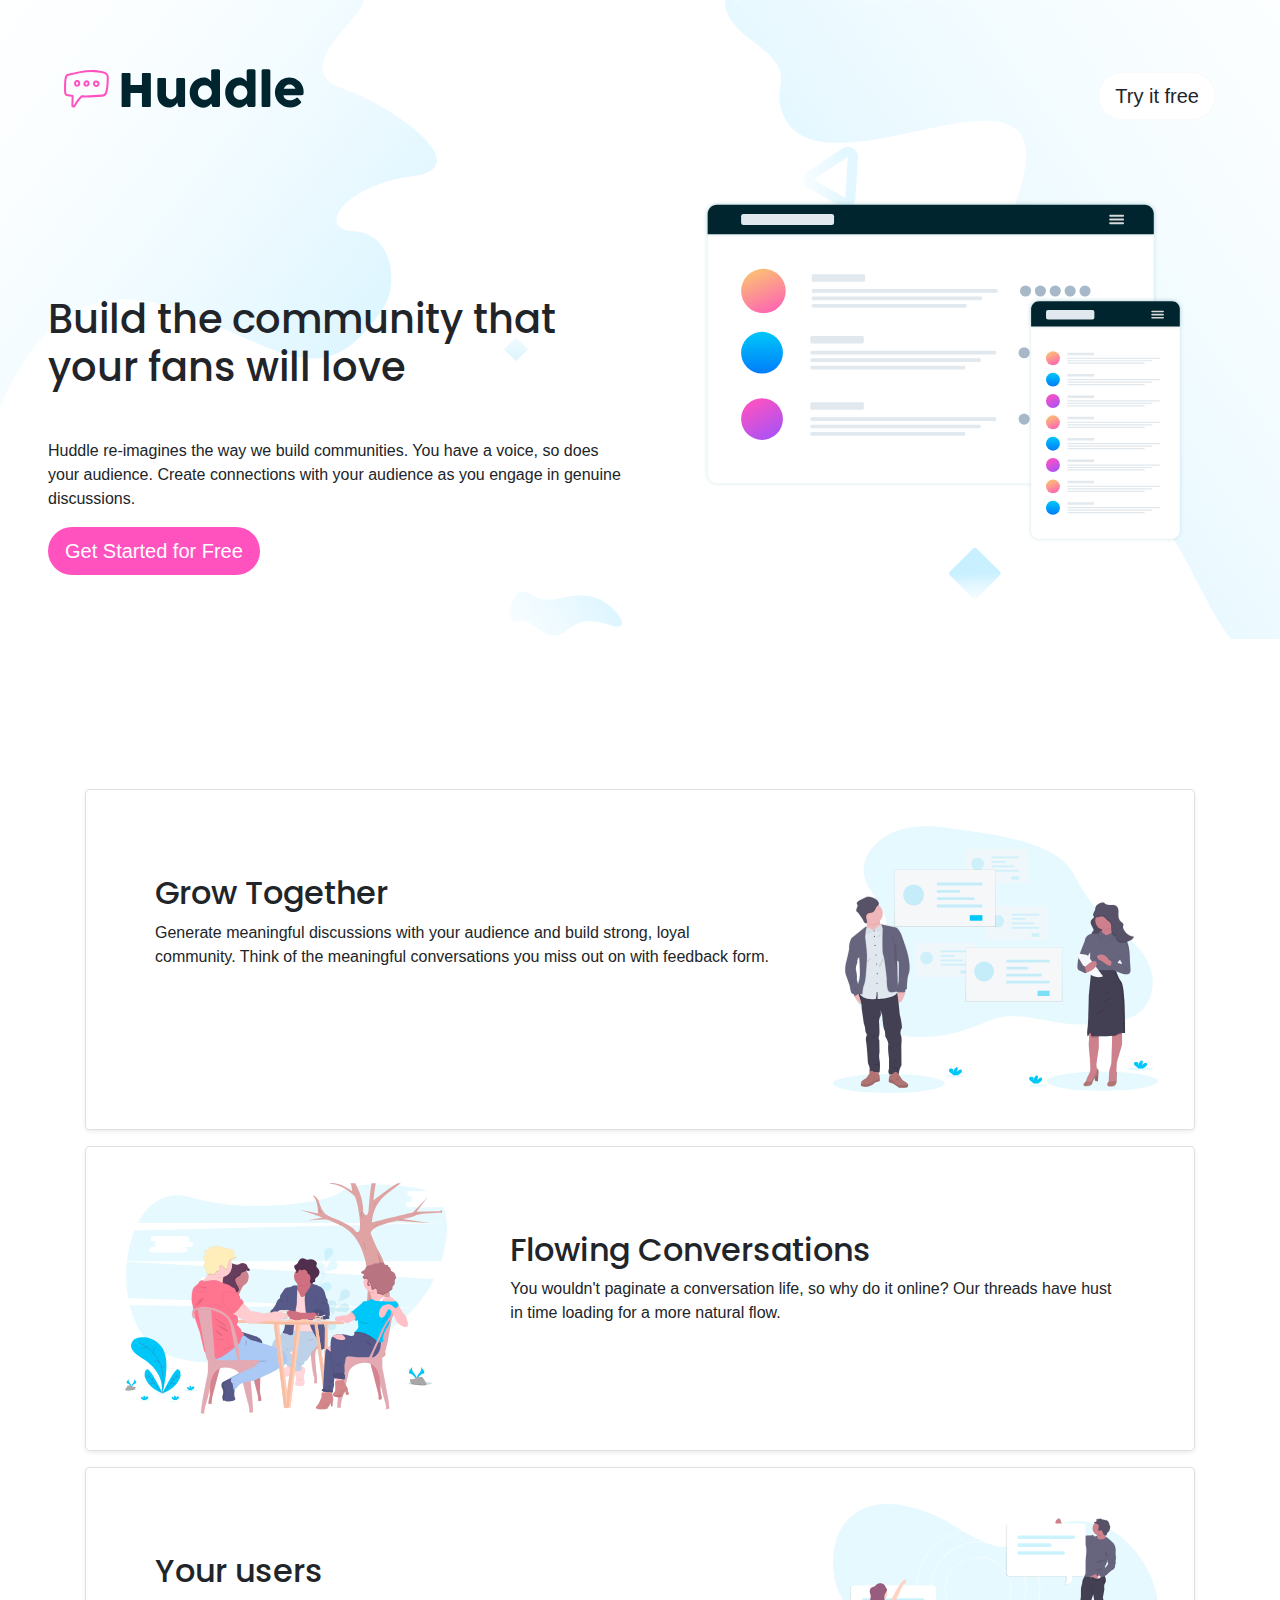
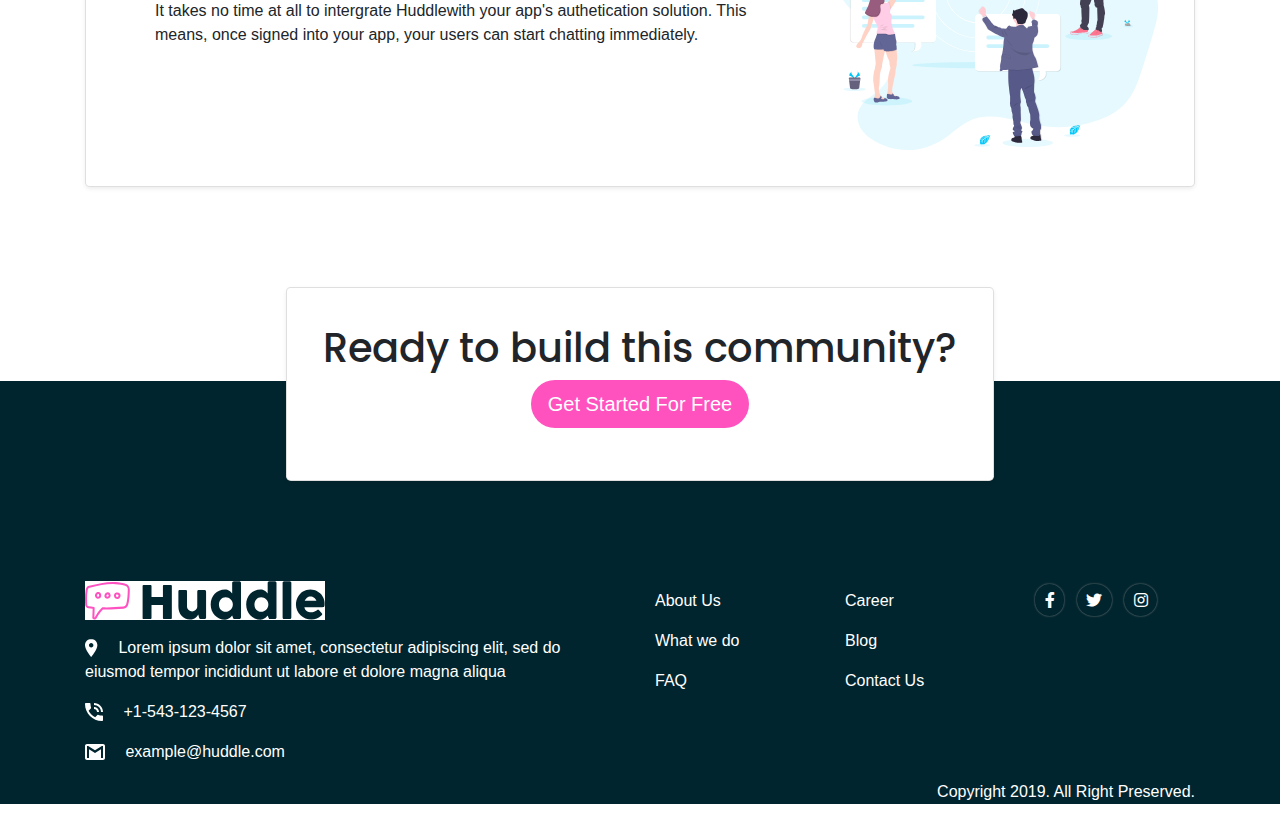
<file: huddle-landing-page-945317-master/hero/index.html>
<!DOCTYPE html>
<html lang="en">

<head>
    <meta charset="UTF-8">
    <meta name="viewport" content="width=device-width, initial-scale=1.0">
    <meta http-equiv="X-UA-Compatible" content="ie=edge">
    <link rel="icon" type="image/png" sizes="32x32" href="./images/favicon-32x32.png">
    <link rel="stylesheet" type="text/css" media="screen" href="style.css">
    <link rel="stylesheet" href="https://cdnjs.cloudflare.com/ajax/libs/font-awesome/5.11.2/css/all.min.css">
    <link href="https://fonts.googleapis.com/css?family=Open+Sans&display=swap" rel="stylesheet">
    <link href="https://fonts.googleapis.com/css?family=Poppins&display=swap" rel="stylesheet">
    <link rel="stylesheet" href="https://stackpath.bootstrapcdn.com/bootstrap/4.3.1/css/bootstrap.min.css" integrity="sha384-ggOyR0iXCbMQv3Xipma34MD+dH/1fQ784/j6cY/iJTQUOhcWr7x9JvoRxT2MZw1T" crossorigin="anonymous">
    <title>Huddle Landing Page</title>
</head>

<body>
    <header class="p-5">
        <nav class="navbar">
            <a class="navbar-brand"><img class="logo" src="images/logo.svg" alt="Huddle"></a>
            <button id="free-btn" class="btn btn-light btn-lg mt-3">Try it free</button>
        </nav>
        <section class="hero mt-4">
            <div class="row">
                <div class="col-sm-12 col-md-6 build-fan">
                    <h1 class="mb-5">Build the community that your fans will love</h1>
                    <p>
                        Huddle re-imagines the way we build communities. You have a voice, so does your audience. Create connections with your audience as you engage in genuine discussions.
                    </p>
                    <button id="start-btn" class="btn btn-lg mb-3 text-white">Get Started for Free</button>
                </div>
                <div class="col-sm-12 col-md-6">
                    <img class="p-5" src="images/illustration-mockups.svg" alt="hero background">
                </div>
            </div>
        </section>
    </header>
    <div class="container">
        <section class="grow-together">
            <div class="card shadow-sm p-3 bg-white rounded-lg">
                <div class="card-body">
                    <div class="row">
                        <div class="col-md-8 px-5 mt-5">
                            <h2>Grow Together</h2>
                            <p>
                                Generate meaningful discussions with your audience and build strong, loyal community. Think of the meaningful conversations you miss out on with feedback form.
                            </p>
                        </div>
                        <div class="col-md-4">
                            <img src="images/illustration-grow-together.svg" alt="illustration-grow-together">
                        </div>
                    </div>
                </div>
            </div>
        </section>
        <section class="flowing-convo mt-3">
            <div class="card shadow-sm p-3 bg-white rounded-lg">
                <div class="card-body">
                    <div class="row">
                        <div class="col-md-4">
                            <img src="images/illustration-flowing-conversation.svg" alt="flowing-convo">
                        </div>
                        <div class="col-md-8 px-5 mt-5">
                            <h2>Flowing Conversations</h2>
                            <p>
                                You wouldn't paginate a conversation life, so why do it online? Our threads have hust in time loading for a more natural flow.
                            </p>
                        </div>
                    </div>
                </div>
            </div>
        </section>
        <section class="your-users mt-3">
            <div class="card shadow-sm p-3 bg-white rounded-lg">
                <div class="card-body">
                    <div class="row">
                        <div class="col-md-8 px-5 mt-5">
                            <h2>Your users</h2>
                            <p>
                                It takes no time at all to intergrate Huddlewith your app's authetication solution. This means, once signed into your app, your users can start chatting immediately.
                            </p>
                        </div>
                        <div class="col-md-4">
                            <img src="images/illustration-your-users.svg" alt="users">
                        </div>
                    </div>
                </div>
            </div>
        </section>
    </div>
    <section class="community-build d-flex justify-content-center align-items-center">
        <div class="card shadow-sm p-3 bg-white rounded-lg">
            <div class="card-body text-center">
                <h1>Ready to build this community?</h1>
                <button id="start-btn" class="btn btn-lg mb-3 text-white">Get Started For Free</button>
            </div>
        </div>
    </section>
    <footer class="text-white">
        <div class="container">
            <div class="jumbo">
            </div>
            <div class="row">
                <div class="col-md-6">
                    <ul>
                        <li class="logo-white"><img src="images/logo.svg" alt="logo"></li>
                        <li class="mt-3">
                            <img class="mr-3" src="images/icon-location.svg" alt="location">
                            Lorem ipsum dolor sit amet, consectetur adipiscing elit, sed do eiusmod tempor incididunt ut labore et dolore magna aliqua
                        </li>
                        <li class="mt-3">
                            <img class="mr-3" src="images/icon-phone.svg" alt="phone">
                            +1-543-123-4567
                        </li>
                        <li class="mt-3">
                            <img class="mr-3" src="images/icon-email.svg" alt="icon-email">
                            example@huddle.com
                        </li>
                    </ul>
                </div>
                <div class="col-md-2">
                    <ul class="base_column">
                        <li>About Us</li>
                        <li>What we do</li>
                        <li>FAQ</li>
                    </ul>
                </div>
                <div class="col-md-2">
                    <ul class="base_column">
                        <li>Career</li>
                        <li>Blog</li>
                        <li>Contact Us</li>
                    </ul>
                </div>
                <div class="col-md-2">
                    <ul class="base_column">
                        <li class="list-inline-item"><i class="fab fa-facebook-f"></i></li>
                        <li class="list-inline-item"><i class="fab fa-twitter"></i></li>
                        <li class="list-inline-item"><i class="fab fa-instagram"></i></li>
                    </ul>
                </div>
            </div>
            <div class="last">
                <p>Copyright 2019. All Right Preserved.</p>
            </div>
        </div>
    </footer>
    <script src="https://code.jquery.com/jquery-3.3.1.slim.min.js" integrity="sha384-q8i/X+965DzO0rT7abK41JStQIAqVgRVzpbzo5smXKp4YfRvH+8abtTE1Pi6jizo" crossorigin="anonymous"></script>
    <script src="https://cdnjs.cloudflare.com/ajax/libs/popper.js/1.14.7/umd/popper.min.js" integrity="sha384-UO2eT0CpHqdSJQ6hJty5KVphtPhzWj9WO1clHTMGa3JDZwrnQq4sF86dIHNDz0W1" crossorigin="anonymous"></script>
    <script src="https://stackpath.bootstrapcdn.com/bootstrap/4.3.1/js/bootstrap.min.js" integrity="sha384-JjSmVgyd0p3pXB1rRibZUAYoIIy6OrQ6VrjIEaFf/nJGzIxFDsf4x0xIM+B07jRM" crossorigin="anonymous"></script>
</body>

</html>
</file>
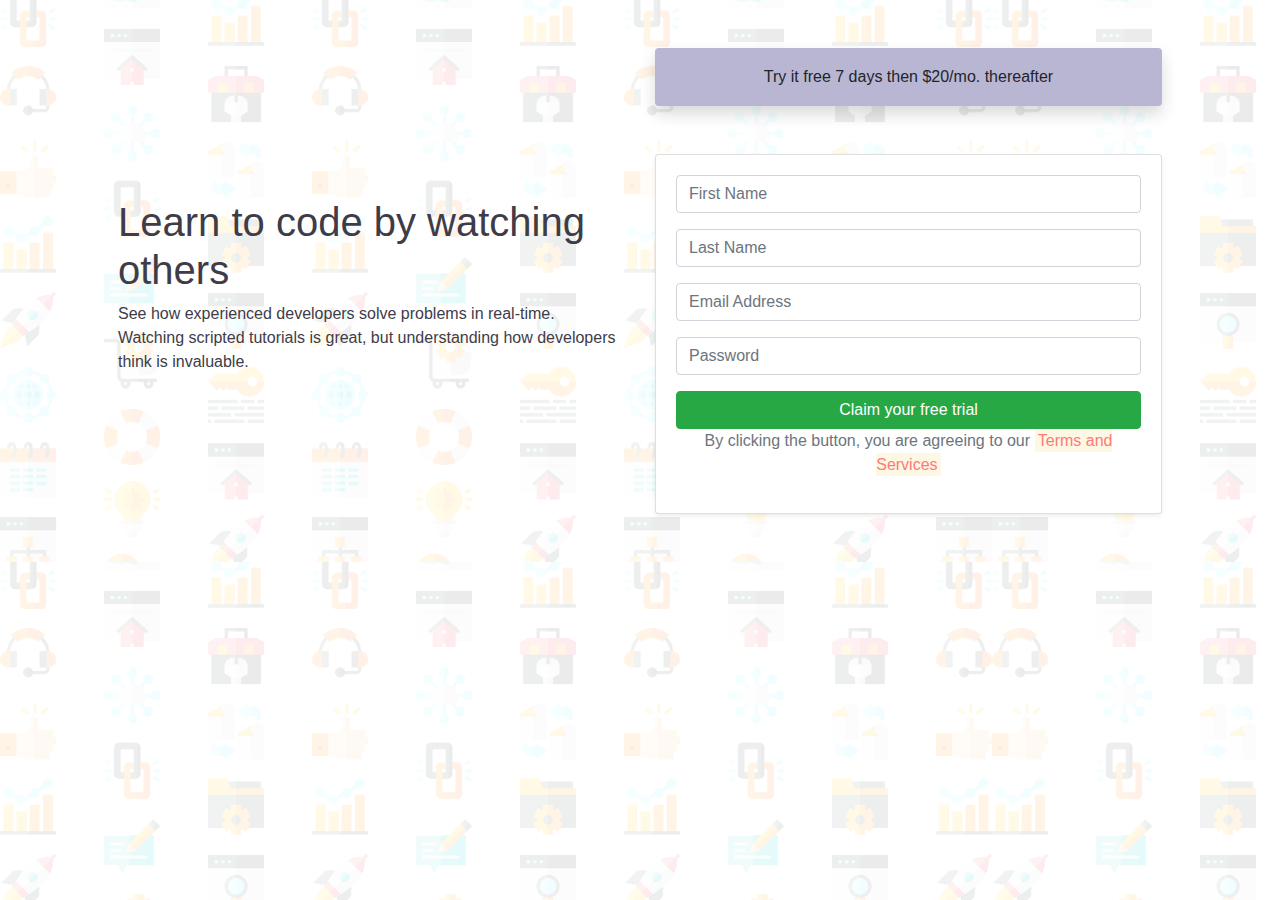
<file: intro-component-with-signup-form-master/created/index.html>
<!DOCTYPE html>
<html lang="en">
<head>
    <meta charset="UTF-8">
    <meta name="viewport" content="width=device-width, initial-scale=1.0">
    <meta http-equiv="X-UA-Compatible" content="ie=edge">
    <link rel="icon" type="image/png" sizes="32x32" href="./images/favicon-32x32.png">
    <link rel="stylesheet" type="text/css" media="screen" href="style.css">
    <link rel="stylesheet" href="https://cdnjs.cloudflare.com/ajax/libs/font-awesome/5.11.2/css/all.min.css">
    <link href="https://fonts.googleapis.com/css?family=Poppins&display=swap" rel="stylesheet">
    <link rel="stylesheet" href="https://stackpath.bootstrapcdn.com/bootstrap/4.3.1/css/bootstrap.min.css" integrity="sha384-ggOyR0iXCbMQv3Xipma34MD+dH/1fQ784/j6cY/iJTQUOhcWr7x9JvoRxT2MZw1T" crossorigin="anonymous">
    <title>Active States Form</title>
</head>
<body>
    <section class="form-body">
        <div class="container p-5">
            <div class="row">
                <div class="left-sided col-md-6 text-sm-left">
                    <h1 class="header">Learn to code by watching others</h1>
                    <p class="texts">See how experienced developers solve problems in real-time. Watching scripted tutorials is
                        great,
                        but understanding how developers think is invaluable.
                    </p>
                </div>
                <div class="col-md-6 right-sided">
                    <button type="button" id="top-button" class="btn btn-block shadow p-3 mb-5 rounded">
                        Try it free 7 days then $20/mo. thereafter
                    </button>
                    <div class="card bg-white shadow-sm">
                        <div class="card-body">
                            <form>
                                <div class="form-group">
                                    <input type="text" class="form-control" placeholder="First Name" size="40" autocomplete="on"
                                        required>
                                </div>
                                <div class="form-group">
                                    <input type="text" class="form-control" placeholder="Last Name" size="40" required>
                                </div>
                                <div class="form-group">
                                    <input type="email" class="form-control" id="exampleInputEmail1" aria-describedby="emailHelp"
                                        placeholder="Email Address" autocomplete="off" required>
                                </div>
                                <div class="form-group">
                                    <input type="password" class="form-control" id="exampleInputPassword1" placeholder="Password"
                                        required>
                                </div>
                                <button type="submit" class="btn btn-success btn-block">Claim your free trial</button>
                            </form>
                            <p class="text-muted text-center">By clicking the button, you are agreeing to our <mark>Terms and
                                    Services</mark></p>
                        </div>
                    </div>
                </div>
            </div>
        </div>
    </section>

<script src="https://code.jquery.com/jquery-3.3.1.slim.min.js"
    integrity="sha384-q8i/X+965DzO0rT7abK41JStQIAqVgRVzpbzo5smXKp4YfRvH+8abtTE1Pi6jizo"
    crossorigin="anonymous">
</script>
<script src="https://cdnjs.cloudflare.com/ajax/libs/popper.js/1.14.7/umd/popper.min.js"
    integrity="sha384-UO2eT0CpHqdSJQ6hJty5KVphtPhzWj9WO1clHTMGa3JDZwrnQq4sF86dIHNDz0W1"
    crossorigin="anonymous">
</script>
<script src="https://stackpath.bootstrapcdn.com/bootstrap/4.3.1/js/bootstrap.min.js"
    integrity="sha384-JjSmVgyd0p3pXB1rRibZUAYoIIy6OrQ6VrjIEaFf/nJGzIxFDsf4x0xIM+B07jRM"
    crossorigin="anonymous">
</script> 
</body>
</html>
</file>
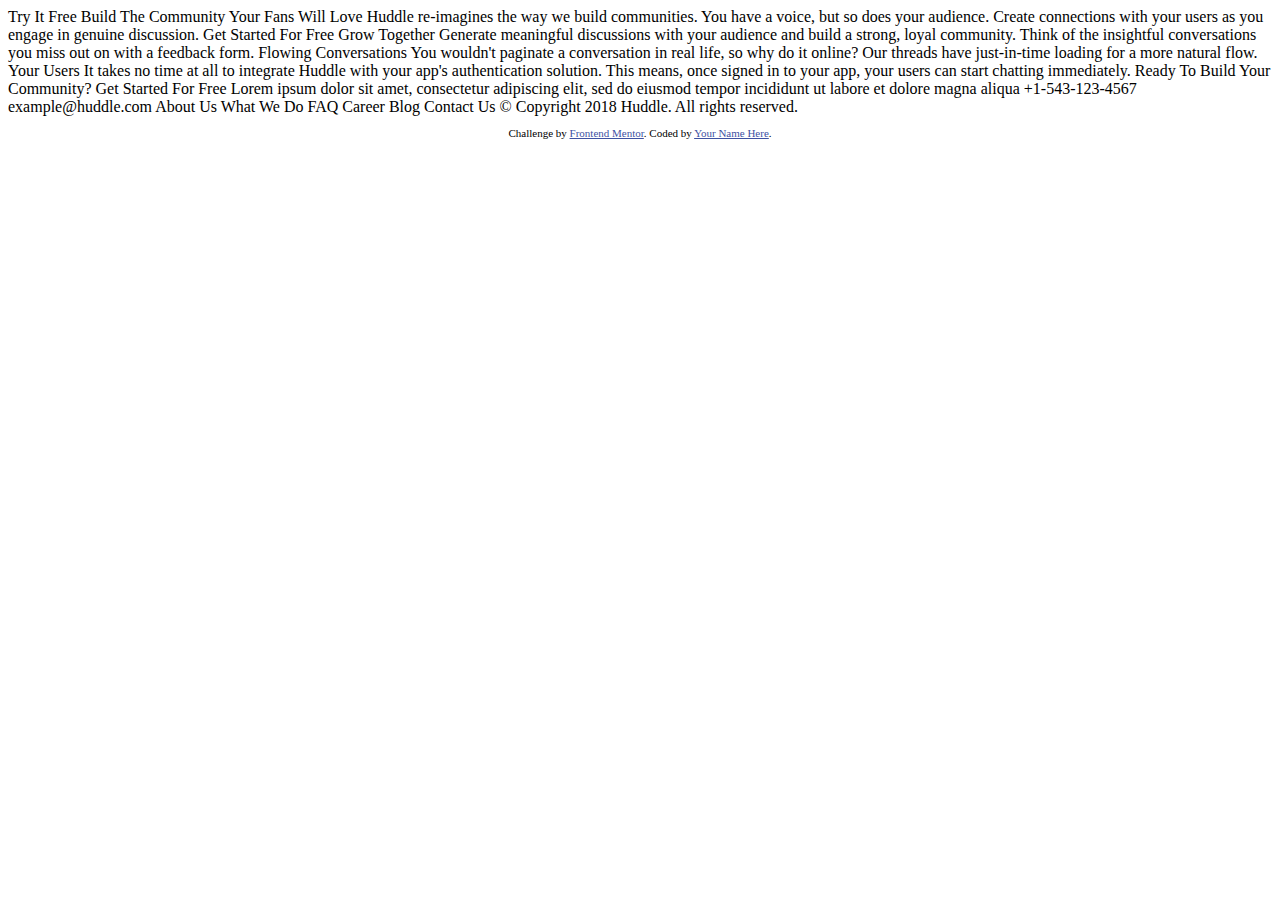
<file: huddle-landing-page-945317-master/indexed.html>
<!DOCTYPE html>
<html lang="en">
<head>
  <meta charset="UTF-8">
  <meta name="viewport" content="width=device-width, initial-scale=1.0"> <!-- displays site properly based on user's device -->

  <link rel="icon" type="image/png" sizes="32x32" href="./images/favicon-32x32.png">
  
  <title>Frontend Mentor | Huddle landing page with alternating feature blocks</title>

  <!-- Feel free to remove these styles or customise in your own stylesheet 👍 -->
  <style>
    .attribution { font-size: 11px; text-align: center; }
    .attribution a { color: hsl(228, 45%, 44%); }
  </style>
</head>
<body>

  Try It Free

  Build The Community Your Fans Will Love

  Huddle re-imagines the way we build communities. You have a voice, but so does your audience. 
  Create connections with your users as you engage in genuine discussion. 

  Get Started For Free

  Grow Together

  Generate meaningful discussions with your audience and build a strong, loyal community. 
  Think of the insightful conversations you miss out on with a feedback form. 

  Flowing Conversations

  You wouldn't paginate a conversation in real life, so why do it online? Our threads 
  have just-in-time loading for a more natural flow.

  Your Users

  It takes no time at all to integrate Huddle with your app's authentication solution. 
  This means, once signed in to your app, your users can start chatting immediately.

  Ready To Build Your Community?

  Get Started For Free

  Lorem ipsum dolor sit amet, consectetur adipiscing elit, sed do eiusmod tempor 
  incididunt ut labore et dolore magna aliqua

  +1-543-123-4567
  example@huddle.com

  About Us
  What We Do
  FAQ

  Career
  Blog
  Contact Us

  &copy; Copyright 2018 Huddle. All rights reserved.

  <footer>
    <p class="attribution">
      Challenge by <a href="https://www.frontendmentor.io?ref=challenge" target="_blank">Frontend Mentor</a>. 
      Coded by <a href="#">Your Name Here</a>.
    </p>
  </footer>
</body>
</html>
</file>
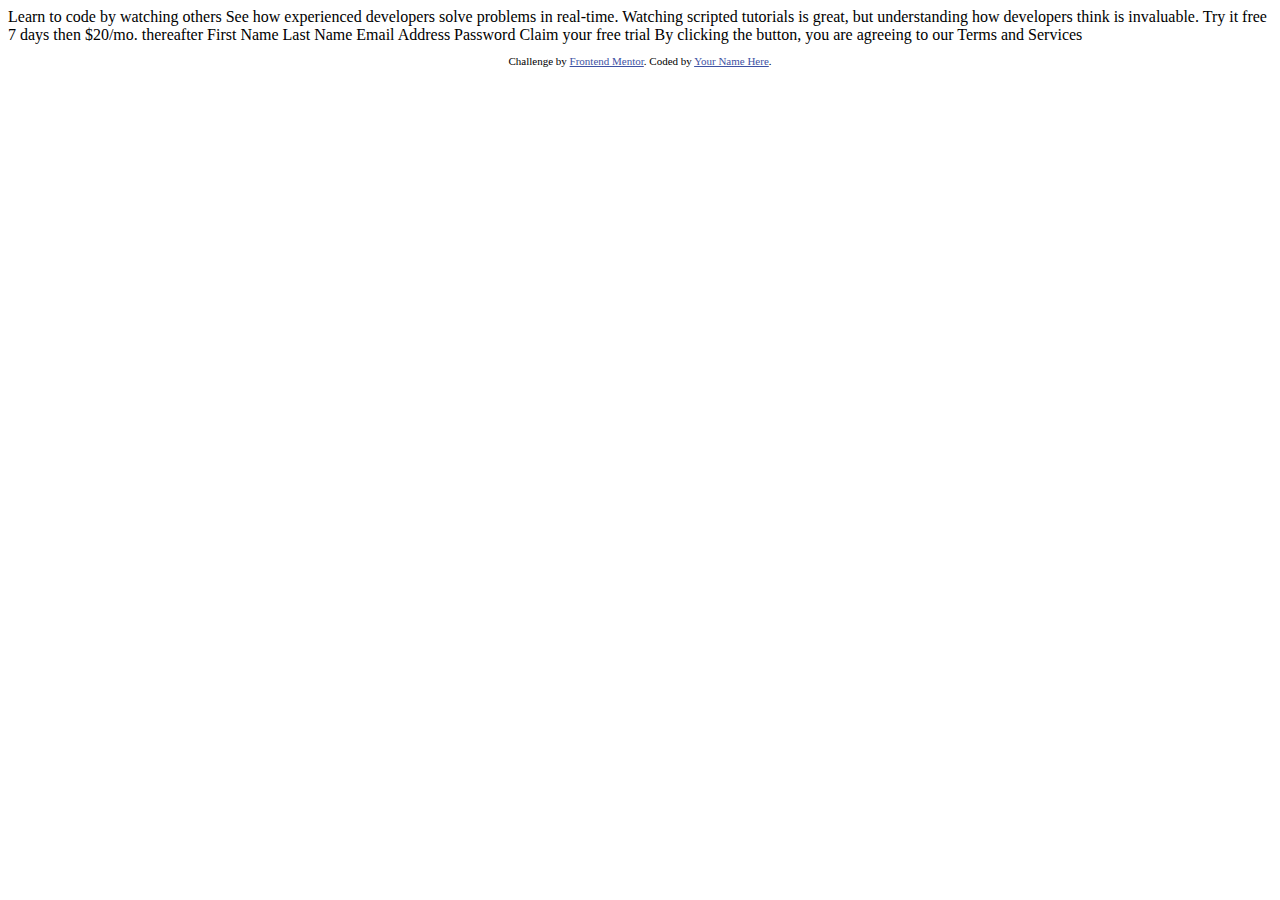
<file: intro-component-with-signup-form-master/main.html>
<!DOCTYPE html>
<html lang="en">
<head>
  <meta charset="UTF-8">
  <meta name="viewport" content="width=device-width, initial-scale=1.0"> <!-- displays site properly based on user's device -->

  <link rel="icon" type="image/png" sizes="32x32" href="./images/favicon-32x32.png">
  
  <title>Frontend Mentor | Intro component with sign up form</title>

  <!-- Feel free to remove these styles or customise in your own stylesheet 👍 -->
  <style>
    .attribution { font-size: 11px; text-align: center; }
    .attribution a { color: hsl(228, 45%, 44%); }
  </style>
</head>
<body>

  Learn to code by watching others

  See how experienced developers solve problems in real-time. Watching scripted tutorials is great, 
  but understanding how developers think is invaluable. 

  Try it free 7 days then $20/mo. thereafter

  First Name 
  Last Name 
  Email Address
  Password

  Claim your free trial 

  By clicking the button, you are agreeing to our Terms and Services
  
  <footer>
    <p class="attribution">
      Challenge by <a href="https://www.frontendmentor.io?ref=challenge" target="_blank">Frontend Mentor</a>. 
      Coded by <a href="#">Your Name Here</a>.
    </p>
  </footer>
</body>
</html>
</file>
<file: huddle-landing-page-945317-master/hero/style.css>
* {
    margin: 0;
    padding: 0;
    box-sizing: border-box;
}

body {
    margin: 0;
    line-height: 1.5em;
    font-size: 18px;
    font-family: 'Open Sans', sans-serif;
}

.logo {
    float: left;
}

h1,
h2 {
    font-family: 'Poppins', sans-serif;
    font-weight: 900;
}

.build-fan {
    align-content: flex-end;
    display: grid;
}

header {
    width: 100%;
    background-image: url('images/bg-hero-desktop.svg');
}

#free-btn {
    border-radius: 30px;
    background-color: white;
}

#start-btn {
    border-radius: 30px;
    background-color: hsl(322, 100%, 66%);
    width: fit-content;
}

img {
    width: inherit;
}

.grow-together {
    margin-top: 150px;
}

.community-build {
    top: 100px;
    position: relative;
}

/* @media width 990px  */

footer {
    background-color: hsl(192, 100%, 9%);
}

ul {
    list-style-type: none;
}

.logo-white {
    background-color: white;
    width: fit-content;
}

.jumbo {
    height: 200px;
}

.fa-facebook-f, .fa-twitter, .fa-instagram {
    border-radius: 60px;
    box-shadow: 0px 0px 2px #888;
    padding: 0.5em 0.6em;
} 

.base_column {
    line-height: 40px;
}

.last {
    text-align: right;
}

@media (min-width: 576px) and (max-width: 767.98px) { 
    footer {
        text-align: center;
    }
    .logo-white {
        display: inline-flex;
    }
}
</file>
<file: intro-component-with-signup-form-master/created/style.css>
* {
    margin: 0;
    padding: 0;
    box-sizing: border-box;
}

body {
    margin: 0;
    line-height: 1.5em;
    font-size: 16px;
    font-family: 'Poppins', sans-serif;
    background-image: url('images/bg-intro-desktop.png');
    background-size: contain;
    width: 100%;
}

.left-sided {
    color: hsl(249, 10%, 26%);
    padding-top: 150px;
}

#top-button {
    background-color: hsl(246, 25%, 77%);
}

mark {
    color: hsl(0, 100%, 74%);
    text-decoration: none;
}

@media (max-width: 767.98px) {
    .left-sided {
        padding: 0;
    }
    .header {
        font-size: 30px;
    }
 }
</file>
